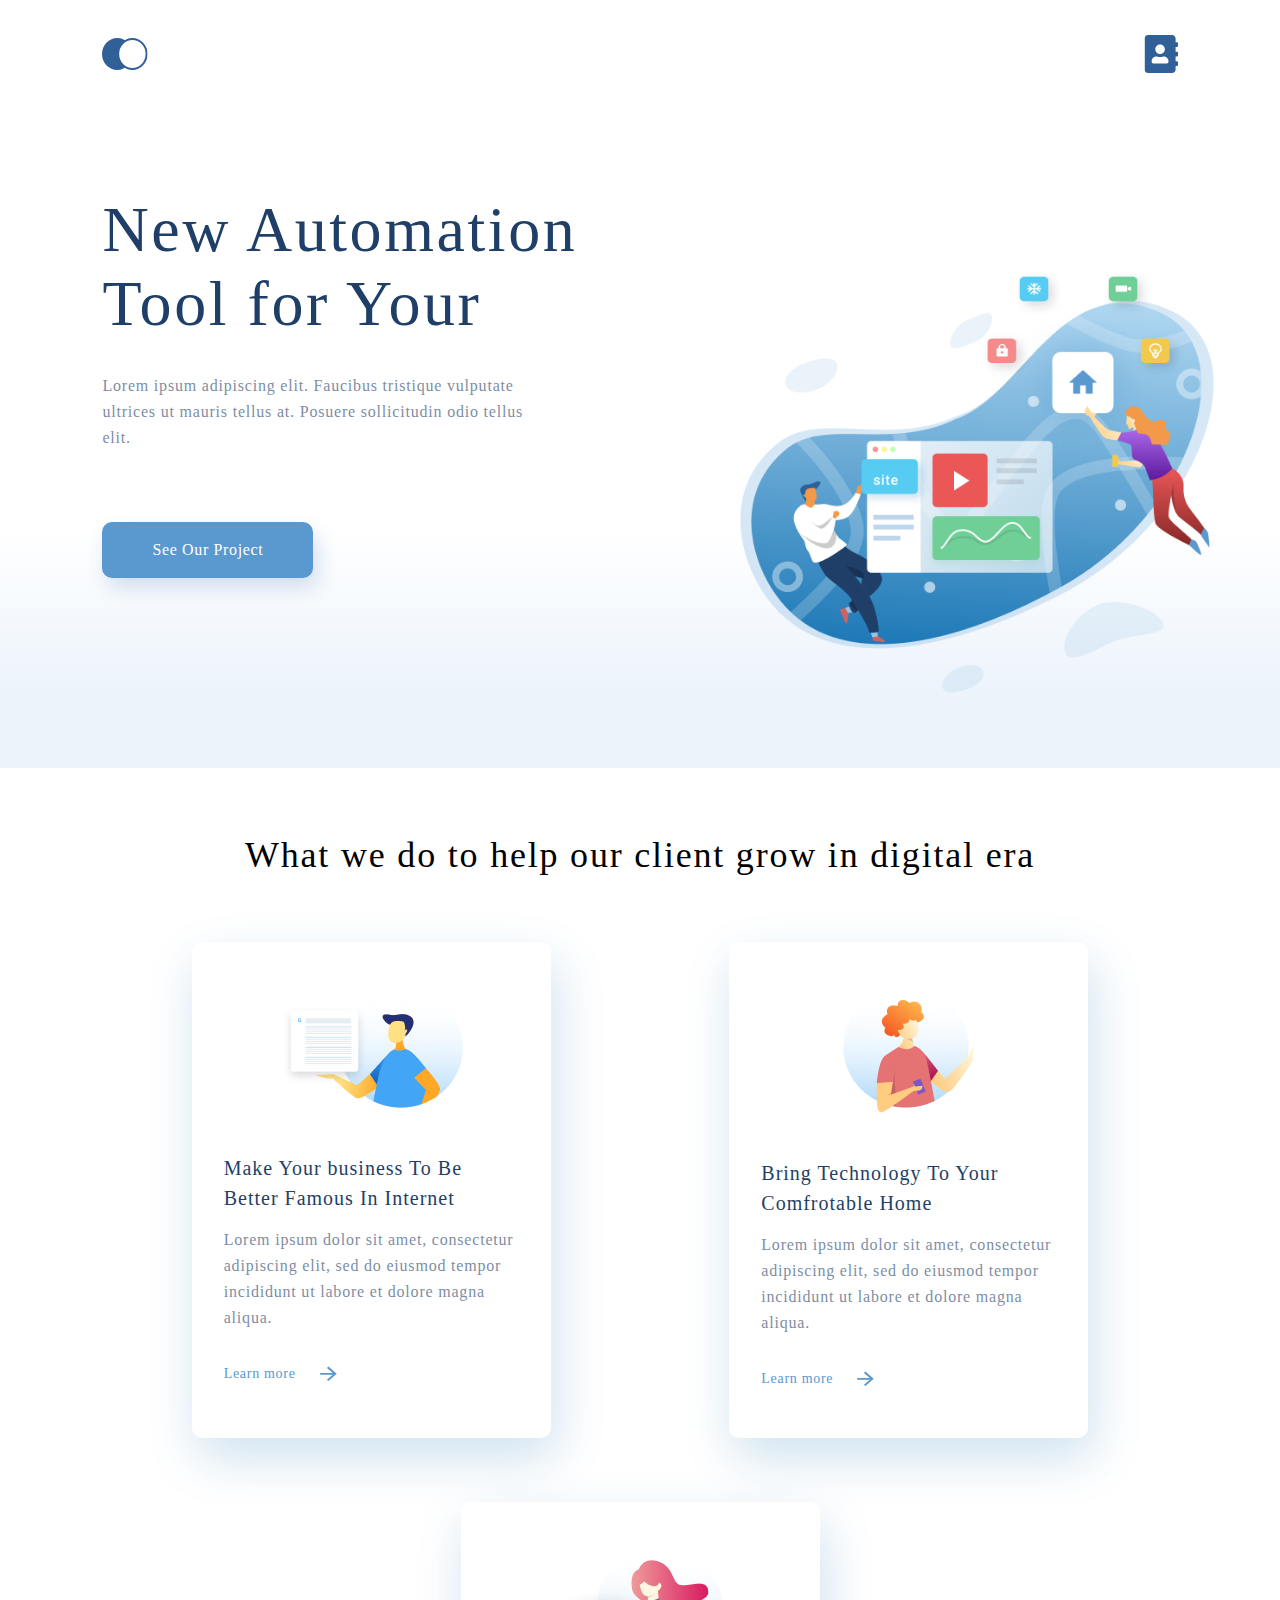
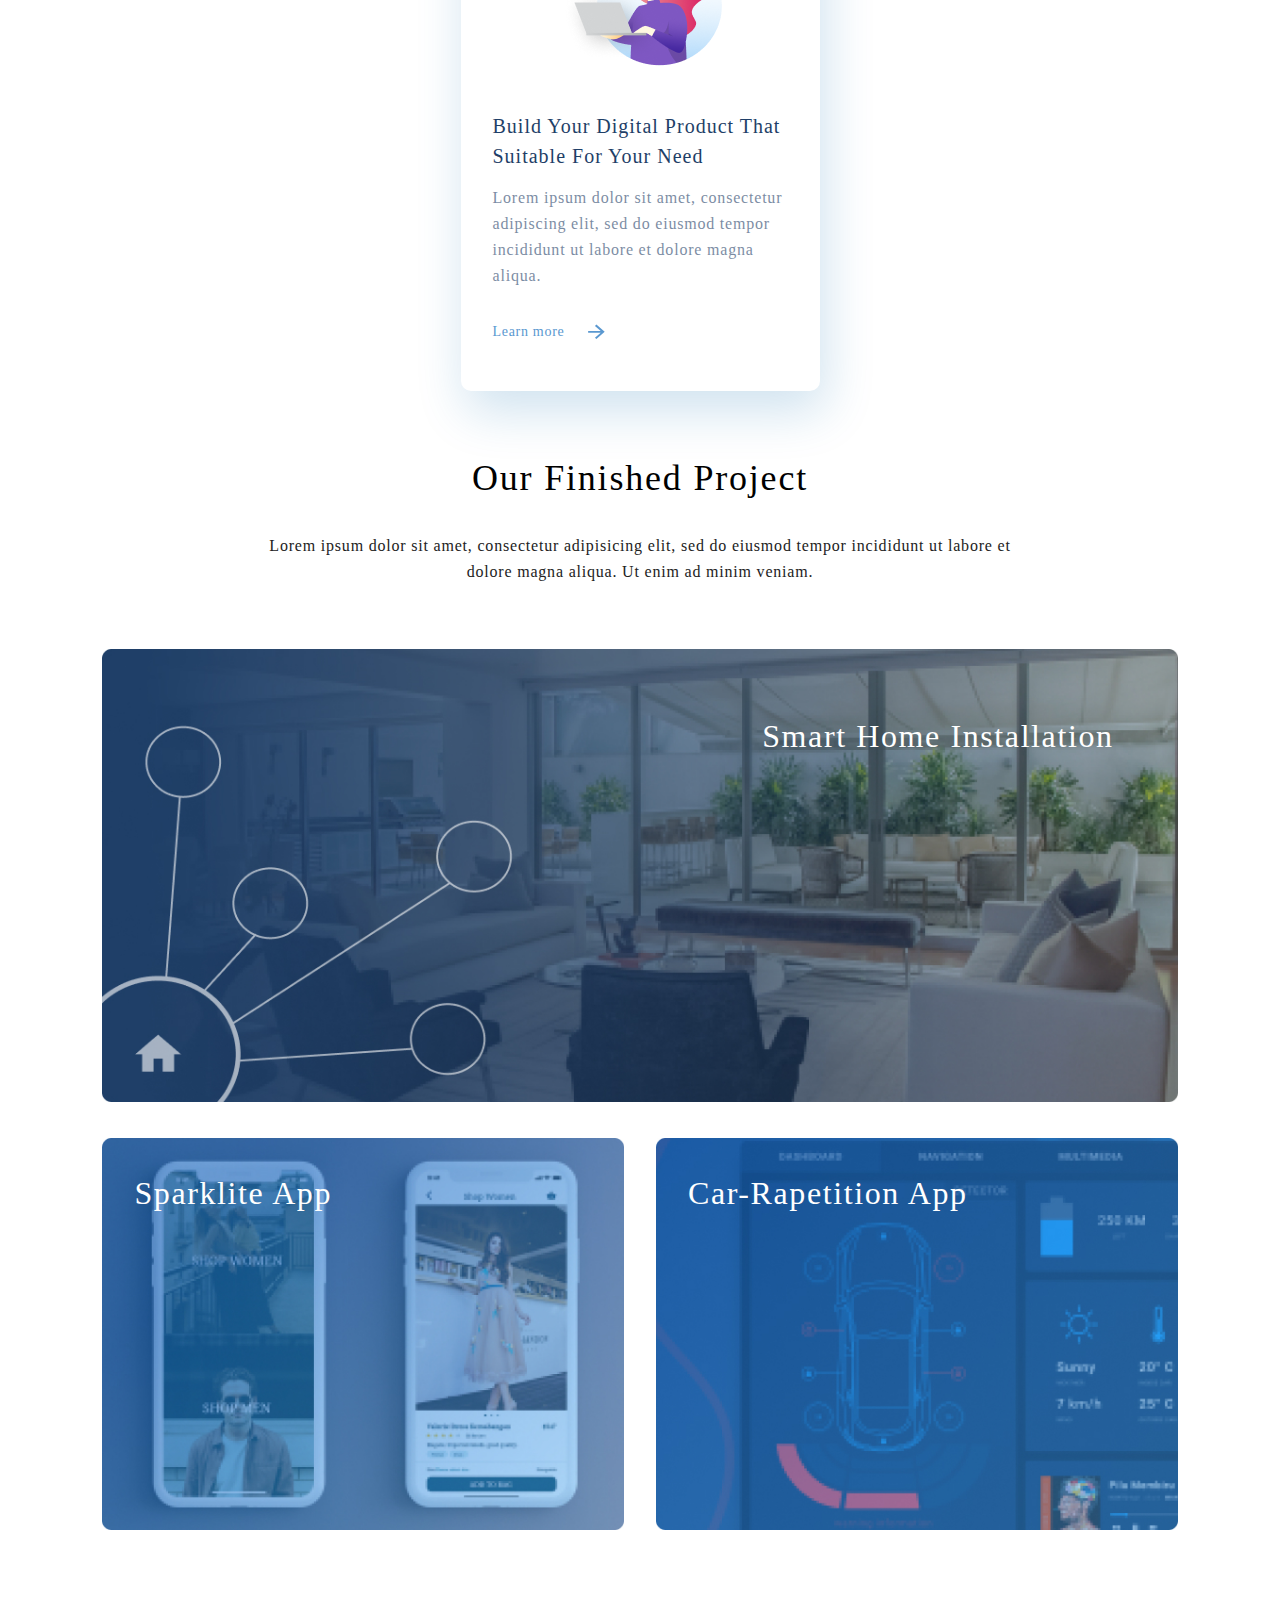
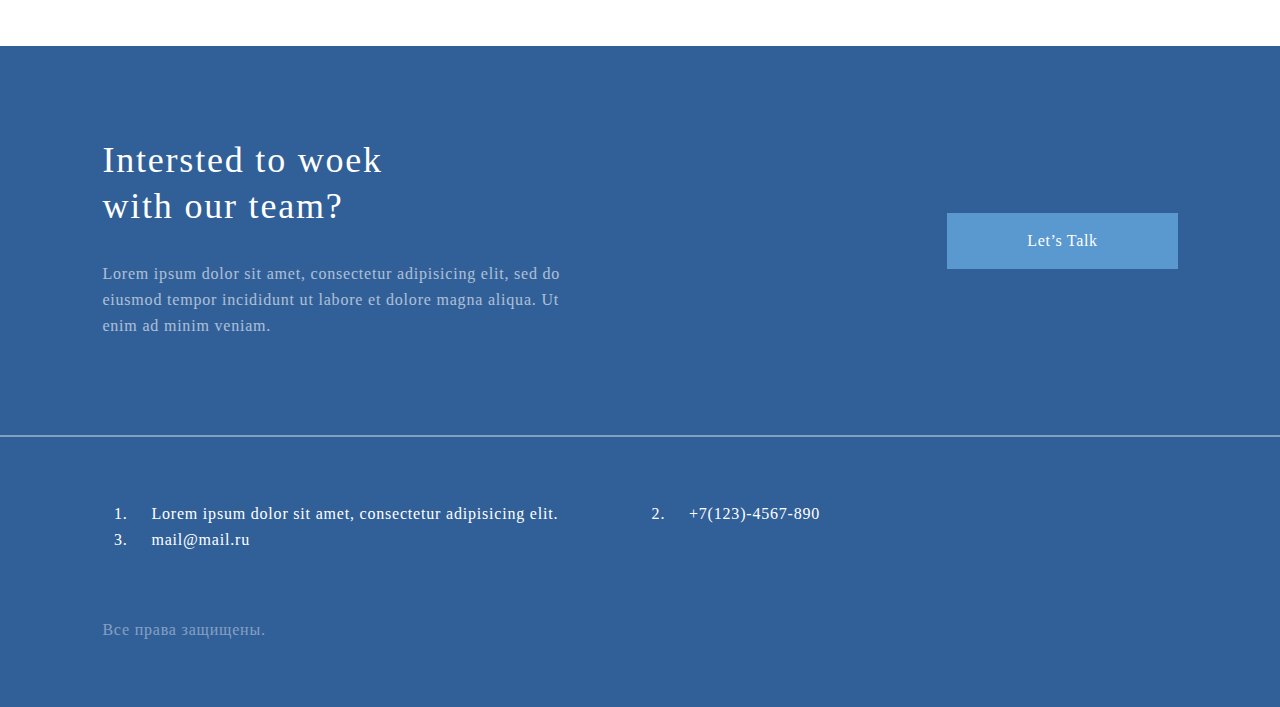
<file: С корректировками для инета/index.html>
<!DOCTYPE html>
<html lang="en">

<head>
    <meta charset="UTF-8">
    <meta http-equiv="X-UA-Compatible" content="IE=edge">
    <meta name="viewport" content="width=device-width, initial-scale=1.0">
    <title>Document</title>
    <link rel="stylesheet" href="style.css">
</head>

<body>
    <header>
        <div class="header">
            <nav>
                <ul class="menu">
                    <li class="menu__list">
                        <a class="menu__a" href="index.html">
                            <img src="menu_major.svg" alt="Главная" class="menu">
                        </a>
                    </li>
                    <li class="menu__list"><a class="menu__a" href="contact.html">
                            <img src="menu_contacts.svg" alt="Контакты" class="menu">
                        </a>
                    </li>
                </ul>
            </nav>
            <div class="header__conteiner">
                <h1 class="heading_1">New Automation
                    Tool for Your</h1>
                <p class="text text-under-h1">Lorem ipsum adipiscing elit. Faucibus
                    tristique vulputate ultrices ut mauris tellus at. Posuere sollicitudin odio tellus elit.</p>
                <a class="major__button" href="#">See Our Project</a>
            </div>
        </div>
    </header>
    <main>
        <div class="main">

            <div class="main__top">
                <h3 class="heading_3">What we do to help our client grow in digital era</h3>
                <div class="main__top__container">
                    <div class="main__card">
                        <img class="card__image" src="make_your.png" alt="photo">
                        <h4 class="heading_4">Make Your business To Be
                            Better Famous In Internet</h4>
                        <p class="text">Lorem ipsum dolor sit amet, consectetur adipiscing elit, sed do eiusmod tempor
                            incididunt ut labore et dolore magna aliqua. </p>
                        <div class="card__conteiner">
                            <a href="#" class="card__link">Learn more
                                <img src="arrow_forward_24px.svg" alt="move" class="card__link__image">
                            </a>
                        </div>
                    </div>
                    <div class="main__card">
                        <img class="card__image" src="bring_tech.png" alt="photo-1">
                        <h4 class="heading_4">Bring Technology To Your
                            Comfrotable Home</h4>
                        <p class="text">Lorem ipsum dolor sit amet, consectetur adipiscing elit, sed do eiusmod tempor
                            incididunt ut labore et dolore magna aliqua. </p>
                        <div class="card__conteiner">
                            <a href="#" class="card__link">Learn more
                                <img src="arrow_forward_24px.svg" alt="move" class="card__link__image">
                            </a>
                        </div>
                    </div>
                    <div class="main__card">
                        <img class="card__image" src="build_your.png" alt="photo-2">
                        <h4 class="heading_4">Build Your Digital Product
                            That Suitable For Your Need</h4>
                        <p class="text">Lorem ipsum dolor sit amet, consectetur adipiscing elit, sed do eiusmod tempor
                            incididunt ut labore et dolore magna aliqua. </p>
                        <div class="card__conteiner">
                            <a href="#" class="card__link">Learn more
                                <img src="arrow_forward_24px.svg" alt="photo" class="card__link__image">
                            </a>
                        </div>
                    </div>
                </div>
            </div>
            <div class="main__project">
                <h3 class="heading_3">Our Finished Project</h3>
                <p class="text main__project__text">Lorem ipsum dolor sit amet, consectetur adipisicing elit, sed do
                    eiusmod
                    tempor incididunt ut labore et dolore magna aliqua. Ut enim ad minim veniam.</p>
                <div class="project__item">
                    <img class="project__image" src="smart_home_installation.jpg" alt="photo-3">
                    <p class="project__text project__text-top">Smart Home Installation</p>
                </div>
                <div class="project__parent">
                    <div class="project__item project__item_margin">
                        <img class="project__image" src="sparklite_app.jpg" alt="photo-4">
                        <p class="project__text project__text-bottom">Sparklite App</p>
                    </div>
                    <div class="project__item">
                        <img class="project__image" src="car-rapetition_app.jpg" alt="photo-5">
                        <p class="project__text project__text-bottom">Car-Rapetition App</p>
                    </div>
                </div>
            </div>
        </div>

    </main>
    <footer>
        <div class="footer">
            <div class="footer__top">
                <div class="footer__top__content">
                    <h3 class="heading_3 footer__heading_3">Intersted to woek with&nbsp;our&nbsp;team?</h3>
                    <p class="text footer__text">Lorem ipsum dolor sit amet, consectetur adipisicing elit, sed do
                        eiusmod tempor incididunt ut labore et dolore magna aliqua. Ut enim ad minim veniam.</p>
                </div>
                <a href="#" class="footer__button">Let’s Talk</a>
            </div>
            <hr>
            <div class="footer__bottom">
                <ol class="footer__info">
                    <li class="footer__info-list">Lorem ipsum dolor sit amet, consectetur adipisicing elit.</li>
                    <li class="footer__info-list">+7(123)-4567-890</li>
                    <li class="footer__info-list">mail@mail.ru</li>
                </ol>
                <p class="text footer_copyright-text">Все права защищены.</p>
            </div>
        </div>
    </footer>
</body>

</html>
</file>
<file: С корректировками для инета/style.css>
* {
    margin: 0px;
    padding: 0px;
}

/* general */

body {
    font-family: Roboto sans-serif;
}

.text {
    font-size: 16px;
    line-height: 26px;
    letter-spacing: 0.05em;
    color: #1F3F68;
    opacity: 0.6;
}

.header, .main, .footer {
    max-width: 1366px;
    min-width: 320px;
    margin: 0 auto; 
}

/* HEADER */

.header {
    background: linear-gradient(0deg, #EBF3FB 8.84%, rgba(152, 195, 232, 0) 31.12%);
}

.header {
    display: flex;
    flex-direction: column;
    min-height: 768px;
}

nav {
    margin: 30px 8% 115px;
}

.menu {
    display: flex;
    justify-content: space-between;
}

.menu__list {
    align-self: center;
    list-style: none;
}


.header__conteiner {
    flex-grow: 1;
    background-image: url(illustration.png);
    background-repeat: no-repeat;
    background-position-x: right;
    background-position-y: center;
    background-size: 43%;
    margin: 0 5% 0 8%;
}

.heading_1 {
    max-width: 50%;
    font-size: 64px;
    line-height: 74px;
    font-weight: 300;
    letter-spacing: 0.04em;
    color: #1F3F68;
    background-size: 50%;
    margin-bottom: 32px;
}

.text-under-h1 {
    max-width: 425px;
    margin-bottom: 71px;
    background-size: 50%;
}

.major__button {
    display: inline-block;
    text-decoration: none;
    font-size: 16px;
    line-height: 26px;
    text-align: center;
    letter-spacing: 0.04em;
    color: #FFFFFF;
    background: #5A98D0;
    box-shadow: 5px 10px 20px rgba(53, 110, 173, 0.2);
    border-radius: 10px;
    padding: 15px 50px;
    /* max-width: 150px; */
    margin-bottom: 190px;
}

/* MAIN */

.main__top {
    margin: 0px 8%;
}

.heading_3 {
    font-weight: 300;
    font-size: 36px;
    line-height: 46px;
    text-align: center;
    letter-spacing: 0.05em;
    color: #000000;
    margin-top: 64px;
}

.main__top__container {
    display: flex;
    flex-wrap: wrap;
    justify-content: space-around;
}

.main__card {
    flex-basis: 295px;
    margin-top: 64px;
    background: #FFFFFF;
    box-shadow: 5px 20px 50px rgba(16, 112, 177, 0.2);
    border-radius: 10px;
    padding: 44px 32px;
    display: flex;
    flex-direction: column;
}

.card__image {
    align-self: center;
}

.heading_4 {
    font-size: 20px;
    font-weight: 400;
    line-height: 30px;
    letter-spacing: 0.05em;
    color: #1F3F68;
    margin: 45px 0 14px;
}

.card__conteiner {
    display: inline;
    margin-top: 28px;
}

.card__link {
    text-decoration: none;
    font-size: 14px;
    line-height: 30px;
    letter-spacing: 0.05em;
    color: #5A98D0;
    display: inline-flex;
}

.card__link__image {
    padding-left: 20px; 
}

.main__project {
    margin: 0px 8%;
    display: flex;
    flex-direction: column;
}

.project__item {
    position: relative;
    flex-grow: 1;
}

.project__item_margin {
    margin-right: 32px;
}

.main__project__text {
    text-align: center;
    max-width: 750px;
    align-self: center;
    color: #222222;
    opacity: 1;
    margin: 32px 8% 64px;
}

.project__text {
    font-size: 32px;
    line-height: 46px;
    text-align: right;
    font-weight: 400;
    letter-spacing: 0.05em;
    color: #FFFFFF;
}

.project__text-top {
    position: absolute;
    top: 64px;
    right: 64px;
}

.project__text-bottom {
    position: absolute;
    top: 32px;
    left: 32px;
}

.project__image {
    width: 100%;
}

.project__parent {
    margin-top: 32px;
    display: flex;
    justify-content: space-between;
}

/* FOOTER */

footer {
    background: #316099;
    margin-top: 112px;
}

.footer {
    display: flex;
    flex-direction: column;
}

.footer__top {
    display: flex;
    flex-wrap: wrap;
    justify-content: space-between;
    align-items: center;
    padding: 0 8%;
}

.footer__top__content {
    max-width: 495px;
    display: flex;
    flex-direction: column;
    margin: 91px 0 96px;
}

.footer__text {
    color: #FFFFFF;
    /* margin-bottom: 40px; */
}

.footer__heading_3 {
    text-align: left;
    color: #FFFFFF;
    margin: 0 0 32px;
}


.footer__button {
    display: inline-block;
    text-decoration: none;
    font-size: 16px;
    line-height: 26px;
    text-align: center;
    letter-spacing: 0.04em;
    color: #FFFFFF;
    background: #5A98D0;
    padding: 15px 80px;
}

.footer__bottom {
    padding: 0 8%;
}

hr {
    opacity: 0.4;
    border: 1px solid #FFFFFF;
    color: #316099, 100%;
}

.footer__info {
    display: flex;
    flex-wrap: wrap;
    justify-content: space-around;
    margin-top: 64px;
}

.footer__info-list {
    font-size: 16px;
    line-height: 26px;
    letter-spacing: 0.05em;
    color: #FFFFFF;
    flex-grow: 1;
    flex-basis: 26%;
    padding-left: 19px;
    margin: 0 30px;
}

.footer_copyright-text {
    color: #FFFFFF;
    opacity: 0.4;
    margin: 64px 0;
}

@media (max-width: 1024px) {
    .container {
        padding-left: 32px;
        padding-right: 32px;
    }

    .main__top {
        flex-direction: column;
        align-items: center;
    }

    .main {
        margin-bottom: 32px;
    }

    .main__card {   /* .card */
        margin-bottom: 32px;
        width: 100%;
    }
}

@media (max-width: 667px) {

    .header {
        min-height: 376px;
        padding-bottom: 41px;
        box-sizing: border-box;
    }

    .header__conteiner {
        padding-top: 3px;
        display: flex;
        flex-direction: column;
        align-items: center;
        background-image: none;
    }

    .menu {
        padding-top: 24px;
    }

    .heading_1 {
        width: 100%;
        font-size: 32px;
        line-height: 37px;
        margin-bottom: 12px;
    }
    
    .text-under-h1 {
        width: 100%;
        text-align: center;
    }

    .major__button {
        font-size: 12px;
        line-height: 26px;
        padding: 0 8px;
    }

    .heading_3 {
        font-size: 24px;
        line-height: 28px;
    }

    .main__top {
        padding-top: 48px;
    }

    .main__top__container {   /* card__box */
        padding-top: 32px;   
    }

    .main__card {  /* .card */
        width: 100%;
    }

    .main__project__text {  /* text__project */
        width: 100%;
    }

    .project__text-top {
        font-size: 16px;
        line-height: 19px;
        top: 16px;
        right: 16px;
    }

    .project__text-bottom {
        left: 16px;
        
    }

    .project__parent {
        flex-direction: column;
        margin-top: 16px;
    }

    .project__item_margin {
        margin-right: 0px;
        margin-bottom: 16px;
    }
}
</file>
